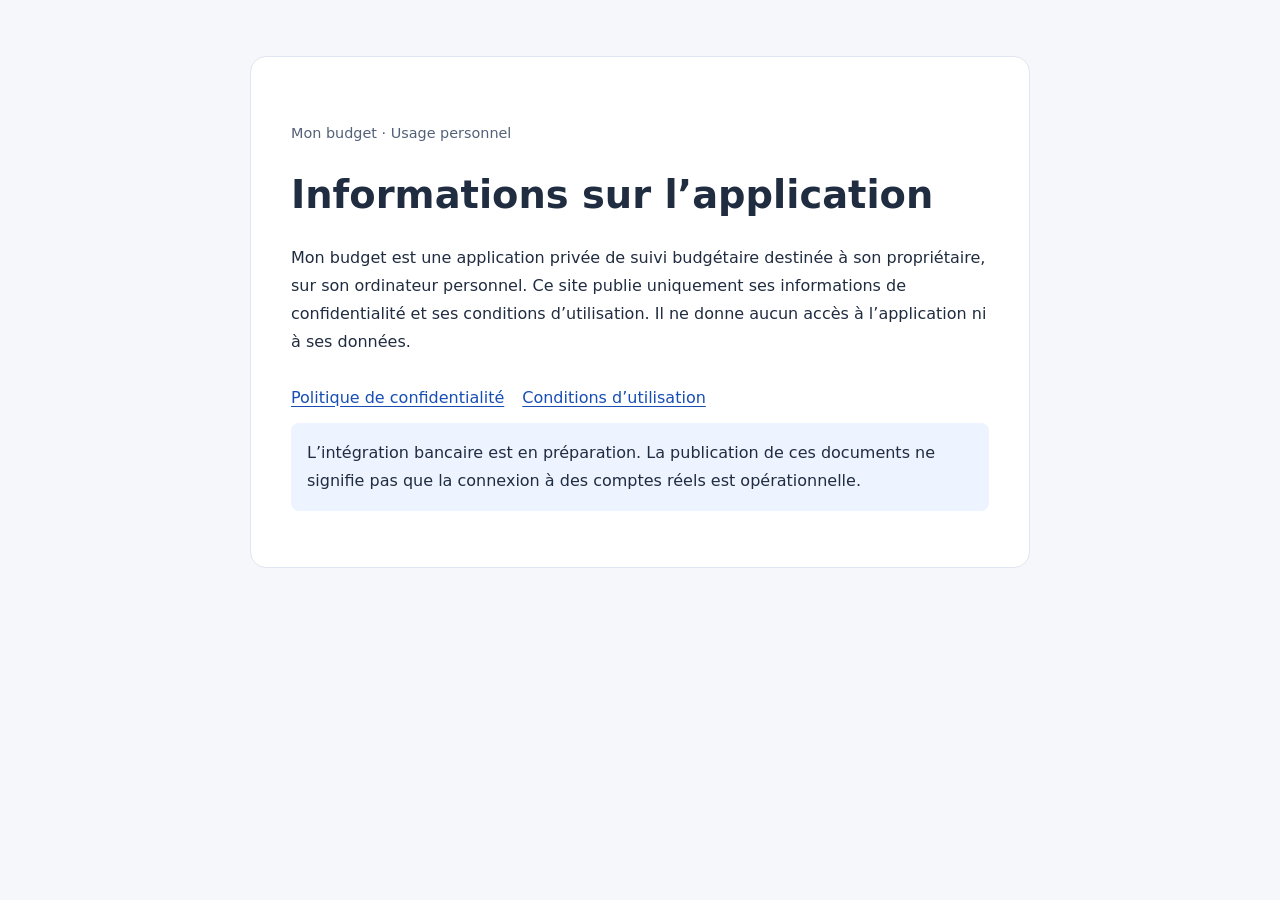
<file: index.html>
<!doctype html>
<html lang="fr">
<head><meta charset="utf-8"><meta name="viewport" content="width=device-width, initial-scale=1"><meta name="referrer" content="no-referrer"><title>Mon budget — Informations</title><link rel="stylesheet" href="style.css"></head>
<body><main><p class="eyebrow">Mon budget · Usage personnel</p><h1>Informations sur l’application</h1>
<p>Mon budget est une application privée de suivi budgétaire destinée à son propriétaire, sur son ordinateur personnel. Ce site publie uniquement ses informations de confidentialité et ses conditions d’utilisation. Il ne donne aucun accès à l’application ni à ses données.</p>
<nav aria-label="Documents"><a href="privacy.html">Politique de confidentialité</a><a href="terms.html">Conditions d’utilisation</a></nav>
<p class="note">L’intégration bancaire est en préparation. La publication de ces documents ne signifie pas que la connexion à des comptes réels est opérationnelle.</p>
</main></body></html>
</file>
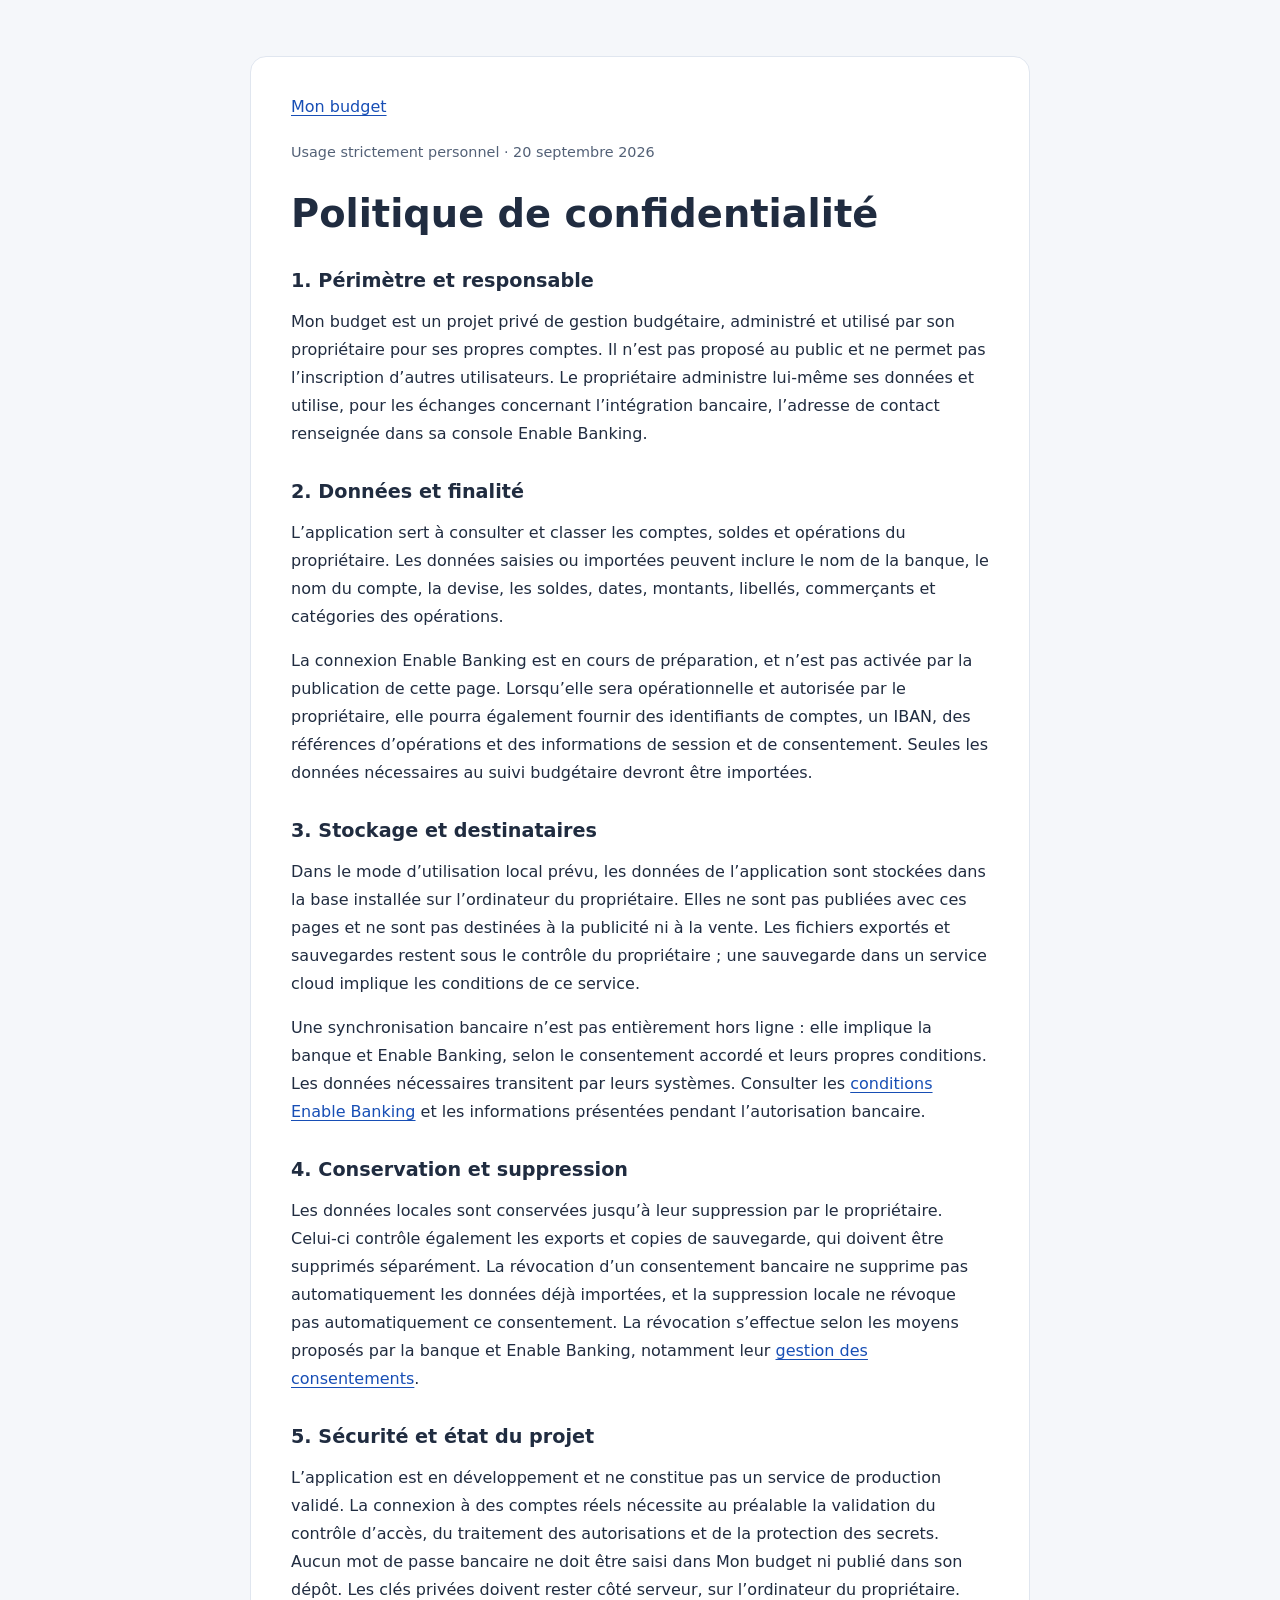
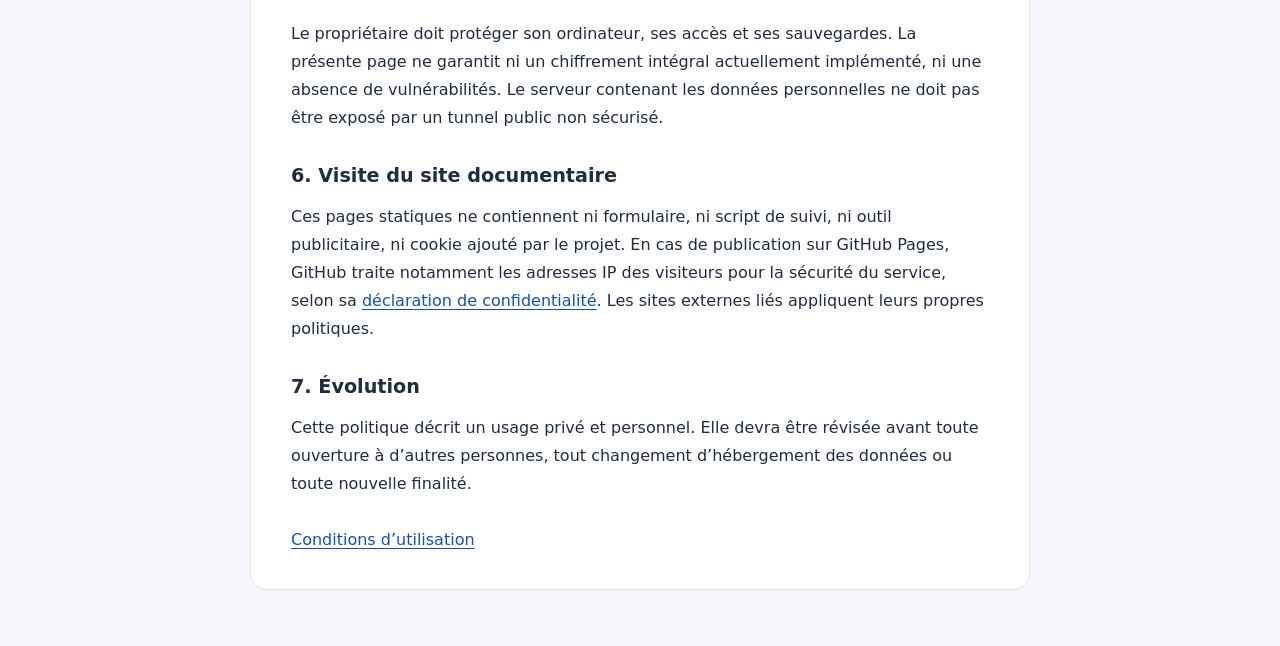
<file: privacy.html>
<!doctype html>
<html lang="fr">
<head><meta charset="utf-8"><meta name="viewport" content="width=device-width, initial-scale=1"><meta name="referrer" content="no-referrer"><title>Confidentialité — Mon budget</title><link rel="stylesheet" href="style.css"></head>
<body><main><a href="index.html">Mon budget</a><p class="eyebrow">Usage strictement personnel · 20 septembre 2026</p><h1>Politique de confidentialité</h1>
<h2>1. Périmètre et responsable</h2><p>Mon budget est un projet privé de gestion budgétaire, administré et utilisé par son propriétaire pour ses propres comptes. Il n’est pas proposé au public et ne permet pas l’inscription d’autres utilisateurs. Le propriétaire administre lui-même ses données et utilise, pour les échanges concernant l’intégration bancaire, l’adresse de contact renseignée dans sa console Enable Banking.</p>
<h2>2. Données et finalité</h2><p>L’application sert à consulter et classer les comptes, soldes et opérations du propriétaire. Les données saisies ou importées peuvent inclure le nom de la banque, le nom du compte, la devise, les soldes, dates, montants, libellés, commerçants et catégories des opérations.</p><p>La connexion Enable Banking est en cours de préparation, et n’est pas activée par la publication de cette page. Lorsqu’elle sera opérationnelle et autorisée par le propriétaire, elle pourra également fournir des identifiants de comptes, un IBAN, des références d’opérations et des informations de session et de consentement. Seules les données nécessaires au suivi budgétaire devront être importées.</p>
<h2>3. Stockage et destinataires</h2><p>Dans le mode d’utilisation local prévu, les données de l’application sont stockées dans la base installée sur l’ordinateur du propriétaire. Elles ne sont pas publiées avec ces pages et ne sont pas destinées à la publicité ni à la vente. Les fichiers exportés et sauvegardes restent sous le contrôle du propriétaire ; une sauvegarde dans un service cloud implique les conditions de ce service.</p><p>Une synchronisation bancaire n’est pas entièrement hors ligne : elle implique la banque et Enable Banking, selon le consentement accordé et leurs propres conditions. Les données nécessaires transitent par leurs systèmes. Consulter les <a href="https://enablebanking.com/terms/">conditions Enable Banking</a> et les informations présentées pendant l’autorisation bancaire.</p>
<h2>4. Conservation et suppression</h2><p>Les données locales sont conservées jusqu’à leur suppression par le propriétaire. Celui-ci contrôle également les exports et copies de sauvegarde, qui doivent être supprimés séparément. La révocation d’un consentement bancaire ne supprime pas automatiquement les données déjà importées, et la suppression locale ne révoque pas automatiquement ce consentement. La révocation s’effectue selon les moyens proposés par la banque et Enable Banking, notamment leur <a href="https://enablebanking.com/data-sharing-consents/">gestion des consentements</a>.</p>
<h2>5. Sécurité et état du projet</h2><p>L’application est en développement et ne constitue pas un service de production validé. La connexion à des comptes réels nécessite au préalable la validation du contrôle d’accès, du traitement des autorisations et de la protection des secrets. Aucun mot de passe bancaire ne doit être saisi dans Mon budget ni publié dans son dépôt. Les clés privées doivent rester côté serveur, sur l’ordinateur du propriétaire.</p><p>Le propriétaire doit protéger son ordinateur, ses accès et ses sauvegardes. La présente page ne garantit ni un chiffrement intégral actuellement implémenté, ni une absence de vulnérabilités. Le serveur contenant les données personnelles ne doit pas être exposé par un tunnel public non sécurisé.</p>
<h2>6. Visite du site documentaire</h2><p>Ces pages statiques ne contiennent ni formulaire, ni script de suivi, ni outil publicitaire, ni cookie ajouté par le projet. En cas de publication sur GitHub Pages, GitHub traite notamment les adresses IP des visiteurs pour la sécurité du service, selon sa <a href="https://docs.github.com/en/site-policy/privacy-policies/github-general-privacy-statement">déclaration de confidentialité</a>. Les sites externes liés appliquent leurs propres politiques.</p>
<h2>7. Évolution</h2><p>Cette politique décrit un usage privé et personnel. Elle devra être révisée avant toute ouverture à d’autres personnes, tout changement d’hébergement des données ou toute nouvelle finalité.</p>
<nav aria-label="Documents"><a href="terms.html">Conditions d’utilisation</a></nav></main></body></html>
</file>
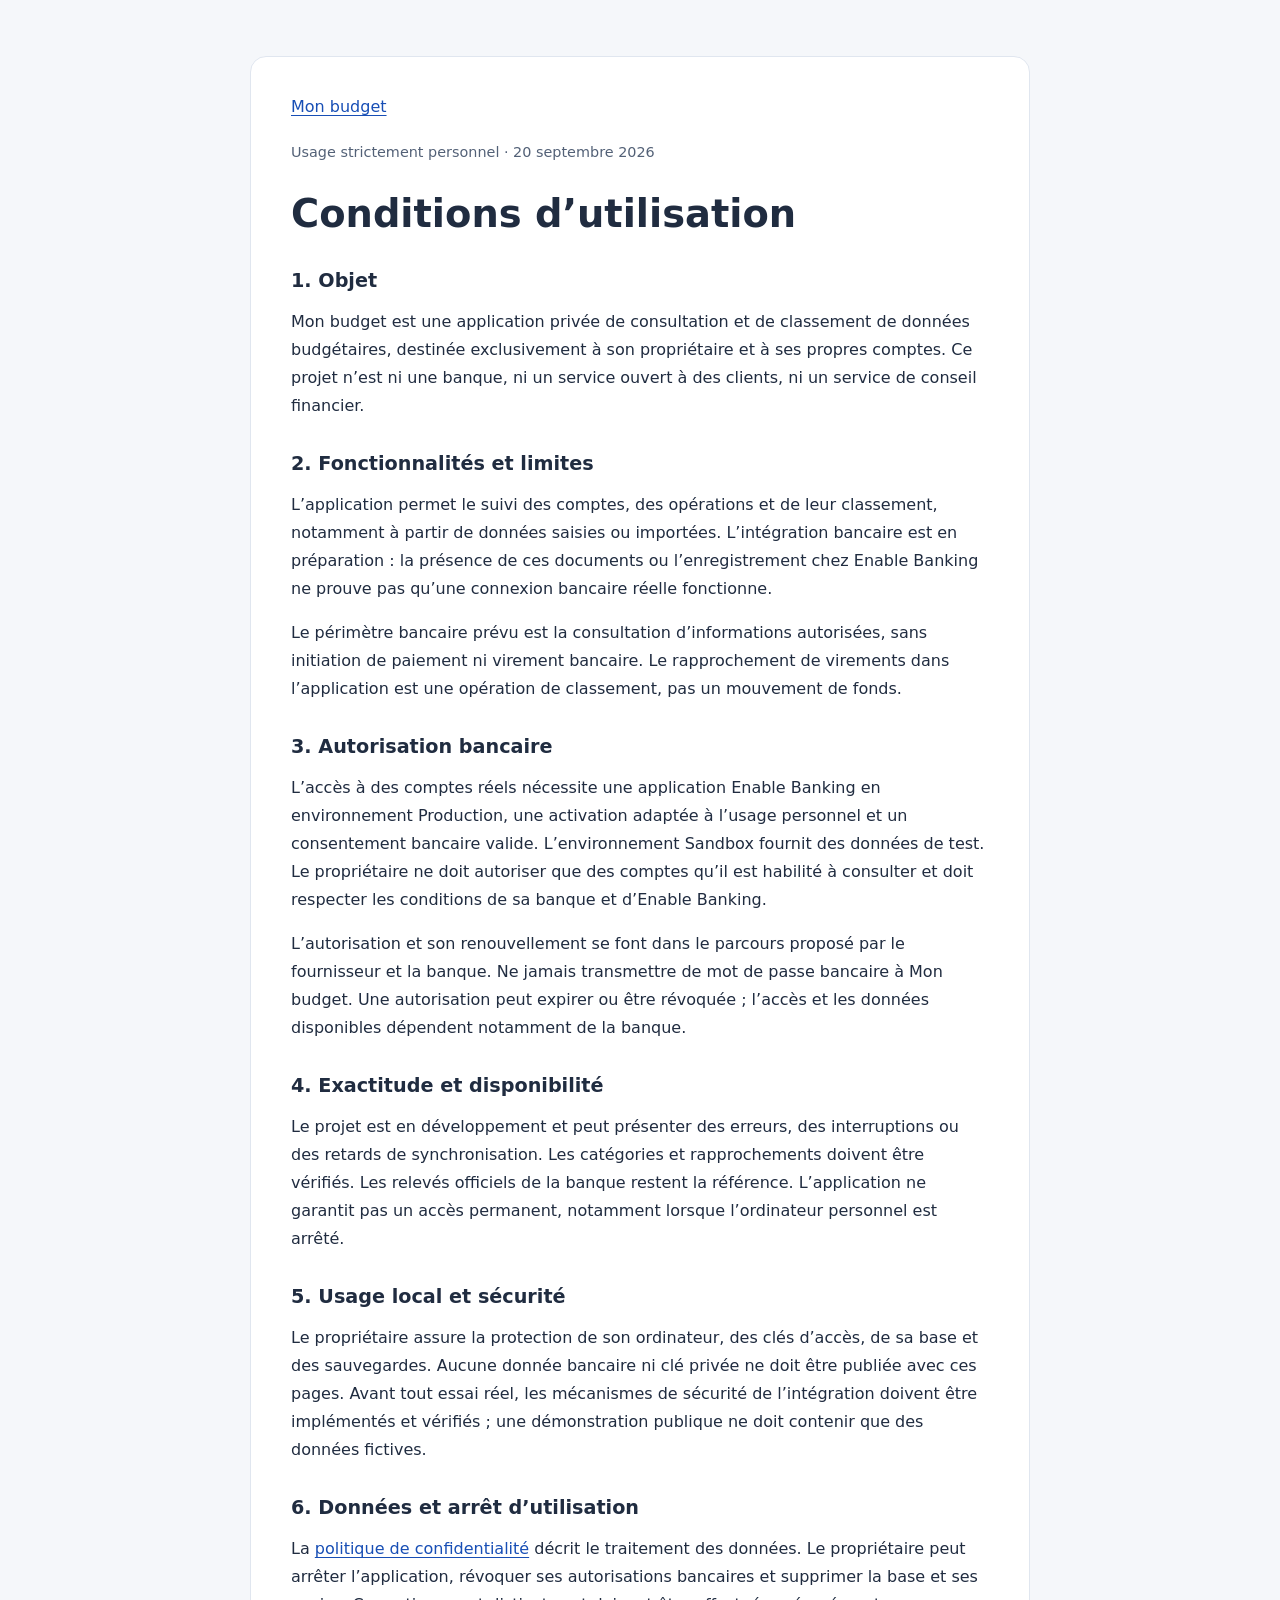
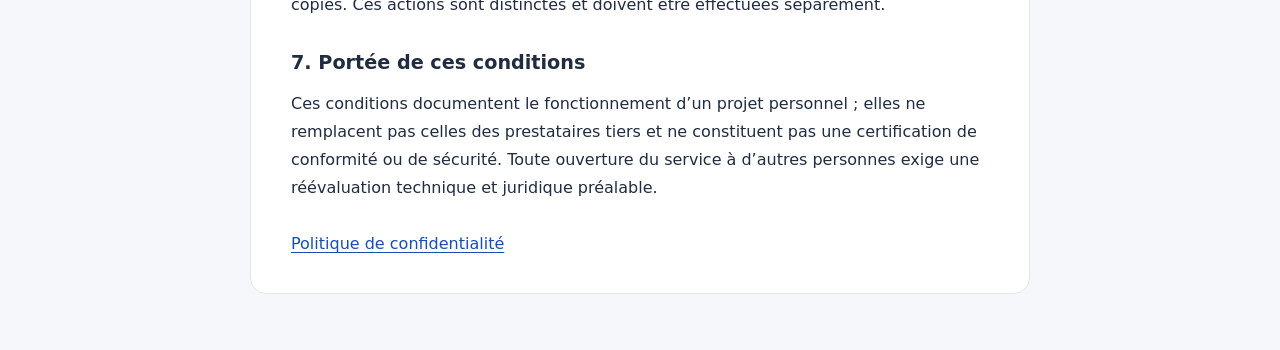
<file: terms.html>
<!doctype html>
<html lang="fr">
<head><meta charset="utf-8"><meta name="viewport" content="width=device-width, initial-scale=1"><meta name="referrer" content="no-referrer"><title>Conditions d’utilisation — Mon budget</title><link rel="stylesheet" href="style.css"></head>
<body><main><a href="index.html">Mon budget</a><p class="eyebrow">Usage strictement personnel · 20 septembre 2026</p><h1>Conditions d’utilisation</h1>
<h2>1. Objet</h2><p>Mon budget est une application privée de consultation et de classement de données budgétaires, destinée exclusivement à son propriétaire et à ses propres comptes. Ce projet n’est ni une banque, ni un service ouvert à des clients, ni un service de conseil financier.</p>
<h2>2. Fonctionnalités et limites</h2><p>L’application permet le suivi des comptes, des opérations et de leur classement, notamment à partir de données saisies ou importées. L’intégration bancaire est en préparation : la présence de ces documents ou l’enregistrement chez Enable Banking ne prouve pas qu’une connexion bancaire réelle fonctionne.</p><p>Le périmètre bancaire prévu est la consultation d’informations autorisées, sans initiation de paiement ni virement bancaire. Le rapprochement de virements dans l’application est une opération de classement, pas un mouvement de fonds.</p>
<h2>3. Autorisation bancaire</h2><p>L’accès à des comptes réels nécessite une application Enable Banking en environnement Production, une activation adaptée à l’usage personnel et un consentement bancaire valide. L’environnement Sandbox fournit des données de test. Le propriétaire ne doit autoriser que des comptes qu’il est habilité à consulter et doit respecter les conditions de sa banque et d’Enable Banking.</p><p>L’autorisation et son renouvellement se font dans le parcours proposé par le fournisseur et la banque. Ne jamais transmettre de mot de passe bancaire à Mon budget. Une autorisation peut expirer ou être révoquée ; l’accès et les données disponibles dépendent notamment de la banque.</p>
<h2>4. Exactitude et disponibilité</h2><p>Le projet est en développement et peut présenter des erreurs, des interruptions ou des retards de synchronisation. Les catégories et rapprochements doivent être vérifiés. Les relevés officiels de la banque restent la référence. L’application ne garantit pas un accès permanent, notamment lorsque l’ordinateur personnel est arrêté.</p>
<h2>5. Usage local et sécurité</h2><p>Le propriétaire assure la protection de son ordinateur, des clés d’accès, de sa base et des sauvegardes. Aucune donnée bancaire ni clé privée ne doit être publiée avec ces pages. Avant tout essai réel, les mécanismes de sécurité de l’intégration doivent être implémentés et vérifiés ; une démonstration publique ne doit contenir que des données fictives.</p>
<h2>6. Données et arrêt d’utilisation</h2><p>La <a href="privacy.html">politique de confidentialité</a> décrit le traitement des données. Le propriétaire peut arrêter l’application, révoquer ses autorisations bancaires et supprimer la base et ses copies. Ces actions sont distinctes et doivent être effectuées séparément.</p>
<h2>7. Portée de ces conditions</h2><p>Ces conditions documentent le fonctionnement d’un projet personnel ; elles ne remplacent pas celles des prestataires tiers et ne constituent pas une certification de conformité ou de sécurité. Toute ouverture du service à d’autres personnes exige une réévaluation technique et juridique préalable.</p>
<nav aria-label="Documents"><a href="privacy.html">Politique de confidentialité</a></nav></main></body></html>
</file>
<file: style.css>
:root { color-scheme: light; font-family: system-ui, -apple-system, BlinkMacSystemFont, "Segoe UI", sans-serif; color: #202c40; background: #f5f7fa; }
* { box-sizing: border-box; }
body { margin: 0; padding: 24px; }
main { max-width: 780px; margin: 32px auto; padding: 40px; background: white; border: 1px solid #e0e6ef; border-radius: 16px; }
h1 { font-size: clamp(1.8rem, 5vw, 2.4rem); line-height: 1.2; }
h2 { margin-top: 32px; font-size: 1.2rem; }
p { line-height: 1.75; }
a { color: #174eb5; text-underline-offset: 3px; overflow-wrap: anywhere; }
a:focus-visible { outline: 3px solid #174eb5; outline-offset: 4px; }
.eyebrow { color: #536177; font-size: .9rem; margin-top: 24px; }
.note { background: #edf3ff; padding: 16px; border-radius: 8px; }
nav { display: flex; flex-wrap: wrap; gap: 18px; margin-top: 32px; }
@media (max-width: 520px) { body { padding: 12px; } main { padding: 24px 20px; margin: 12px auto; } }
</file>
